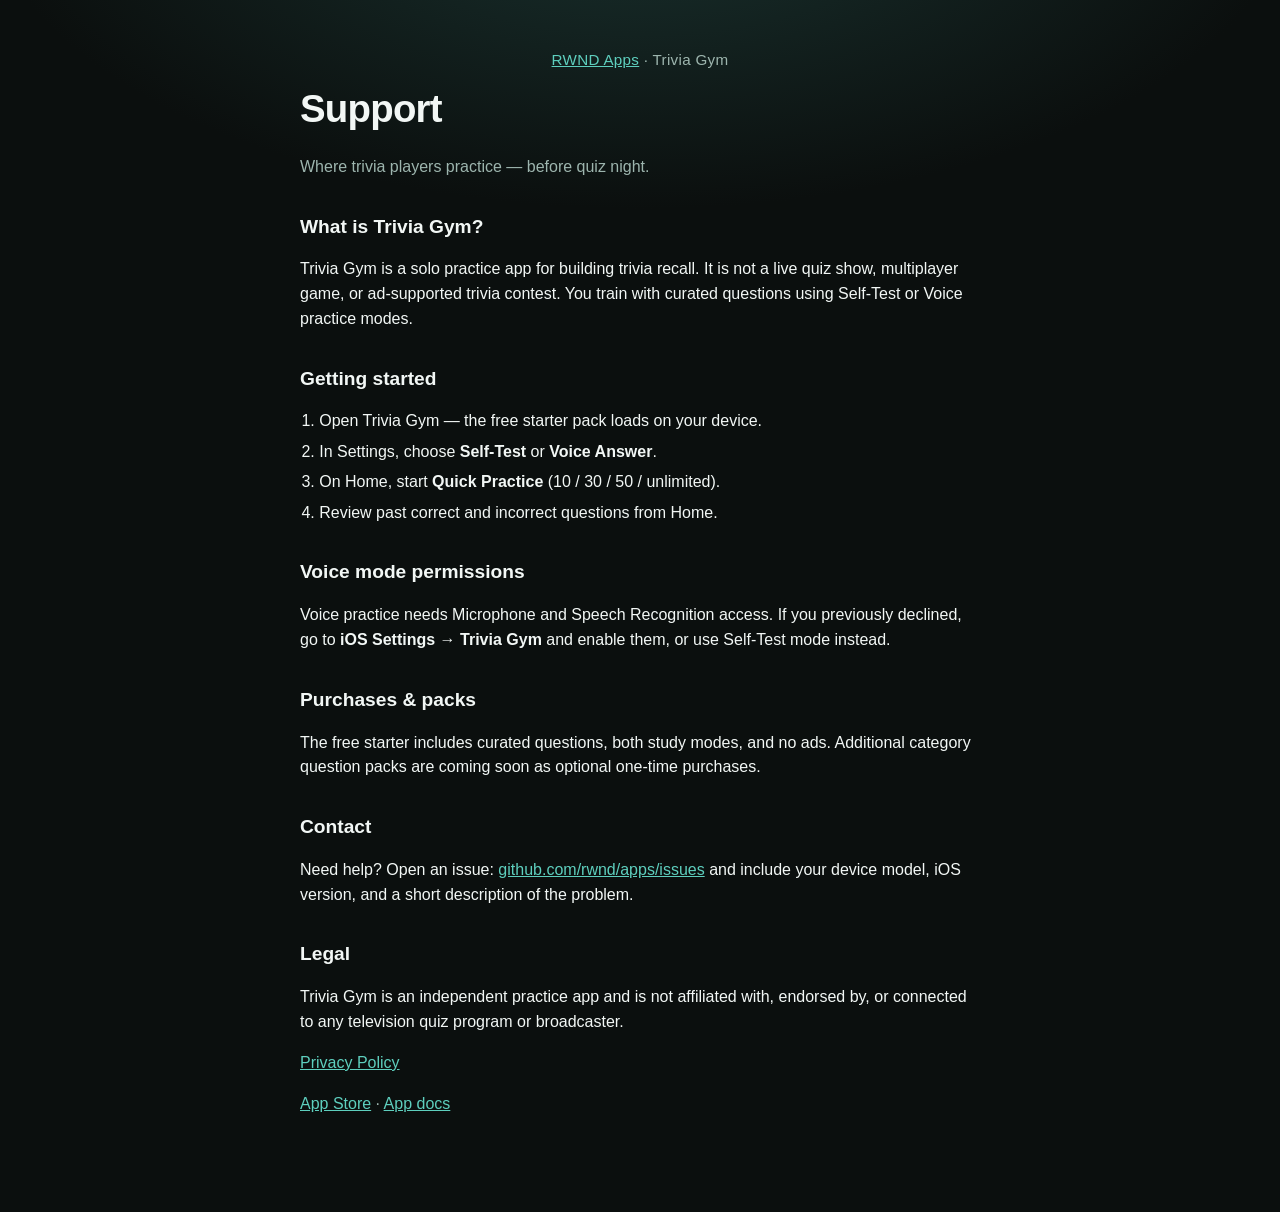
<file: app-trivia-gym/index.html>
<!DOCTYPE html>
<html lang="en">
<head>
  <meta charset="utf-8" />
  <meta http-equiv="refresh" content="0; url=support.html" />
  <title>Trivia Gym</title>
  <link rel="canonical" href="support.html" />
</head>
<body>
  <p><a href="support.html">Trivia Gym Support</a> · <a href="privacy.html">Privacy Policy</a></p>
</body>
</html>
</file>
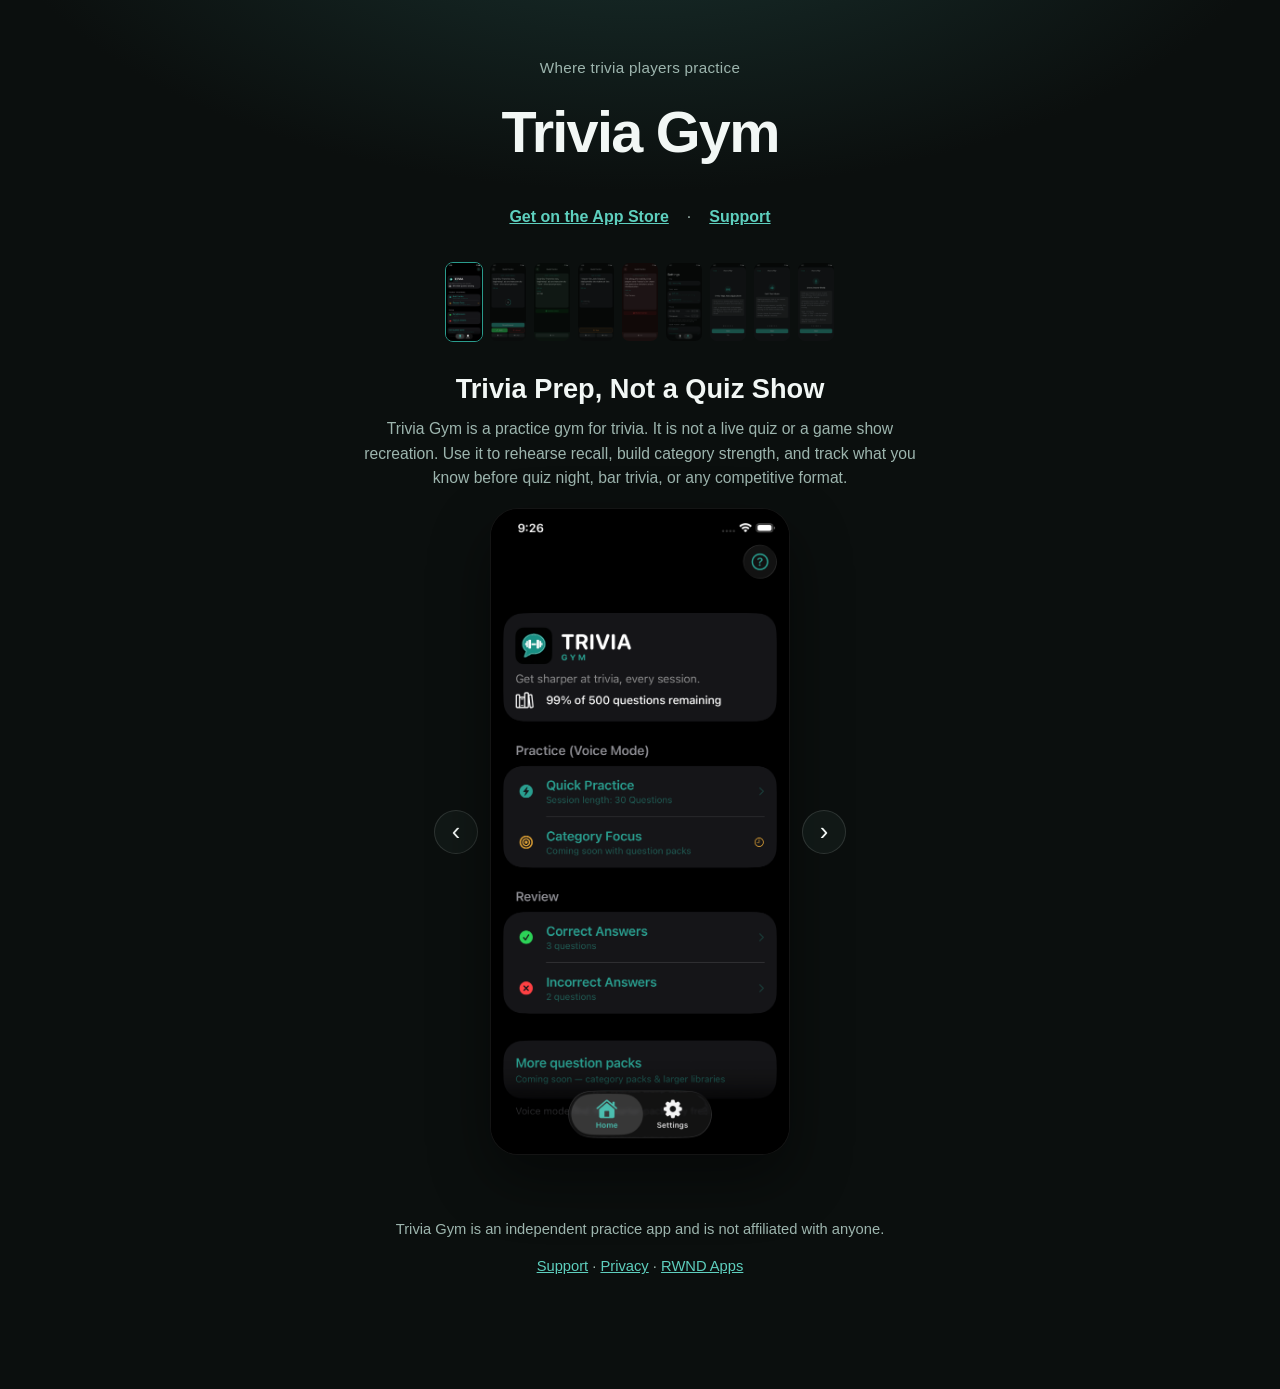
<file: app-trivia-gym/marketing.html>
<!DOCTYPE html>
<html lang="en">
<head>
  <meta charset="utf-8" />
  <meta name="viewport" content="width=device-width, initial-scale=1" />
  <title>Trivia Gym — Practice Before Quiz Night</title>
  <meta name="description" content="Trivia Gym is a practice gym for trivia. Rehearse recall before quiz night, bar trivia, or any competitive format." />
  <link rel="stylesheet" href="styles.css" />
</head>
<body>
  <main class="marketing">
    <header class="hero">
      <p class="eyebrow">Where trivia players practice</p>
      <h1>Trivia Gym</h1>
    </header>

    <p class="cta-row">
      <a class="text-link" href="https://apps.apple.com/search?term=Trivia%20Gym">Get on the App Store</a>
      <span class="cta-sep">·</span>
      <a class="text-link" href="support.html">Support</a>
    </p>

    <section class="carousel" aria-label="App screenshots">
      <div class="thumbs" id="thumbs" role="tablist" aria-label="Choose a screenshot"></div>

      <div class="slide-copy">
        <h2 id="slide-title">Trivia Prep, Not a Quiz Show</h2>
        <p id="slide-body">
          Use it to rehearse recall, build category strength, and track what you know before quiz night, bar trivia, or any competitive format.
        </p>
      </div>

      <div class="carousel-stage">
        <button type="button" class="nav prev" id="prev-btn" aria-label="Previous screenshot">‹</button>
        <figure class="phone main-shot">
          <img id="main-image" src="screenshots/iphone/Trivia%20Gym%20App%20-%20Home.png" alt="" width="390" height="844" />
        </figure>
        <button type="button" class="nav next" id="next-btn" aria-label="Next screenshot">›</button>
      </div>
    </section>
<footer class="marketing-footer">
      <p>Trivia Gym is an independent practice app and is not affiliated with anyone.</p>
      <p class="footer-links">
        <a href="support.html">Support</a>
        ·
        <a href="privacy.html">Privacy</a>
        ·
        <a href="https://github.com/rwnd/apps">RWND Apps</a>
      </p>
    </footer>
  </main>

  <script>
    const slides = [
      {
        src: "screenshots/iphone/Trivia%20Gym%20App%20-%20Home.png",
        alt: "Trivia Gym home screen",
        title: "Trivia Prep, Not a Quiz Show",
        body: "Trivia Gym is a practice gym for trivia. It is not a live quiz or a game show recreation. Use it to rehearse recall, build category strength, and track what you know before quiz night, bar trivia, or any competitive format."
      },
      {
        src: "screenshots/iphone/Trivia%20Gym%20App%20-%20Game%20Self%20Test%20Mode%20Question.png",
        alt: "Self-Test question with category",
        title: "Read the Category First",
        body: "Every question sits under a category title. That title is part of the clue — it frames what kind of answer to look for. Strong players treat the category as information, not decoration."
      },
      {
        src: "screenshots/iphone/Trivia%20Gym%20App%20-%20Game%20Self%20Test%20Mode%20Answer.png",
        alt: "Self-Test answer reveal",
        title: "Self-Test Mode",
        body: "Read the question, think of your answer, then wait for the reveal timer. After the answer appears, mark Got It or Missed. You grade yourself — honest marking is what makes practice useful."
      },
      {
        src: "screenshots/iphone/Trivia%20Gym%20App%20-%20Game%20Voice%20Mode%20Question.png",
        alt: "Voice Answer mode listening",
        title: "Voice Answer Mode",
        body: "Speak your answer out loud. A short pause after you finish talking submits what you said for grading. Thinking out loud is fine — the app uses the question and category to pull your answer out of the transcript before scoring."
      },
      {
        src: "screenshots/iphone/Trivia%20Gym%20App%20-%20Game%20Voice%20Mode%20Answer.png",
        alt: "Voice Answer mode graded",
        title: "Voice Answer Mode",
        body: "Voice commands: “Pass” or “Skip” — skip this question. “Stop” or “End” — end the session. Adjust the pause length in Settings (default 1.5 seconds)."
      },
      {
        src: "screenshots/iphone/Trivia%20Gym%20App%20-%20Settings.png",
        alt: "Trivia Gym settings",
        title: "Timers & Practice Length",
        body: "In Settings you can tune Self-Test reveal delay, Voice pause, Quick Practice length (10, 30, 50, or unlimited), and question pool (hide attempted, repeat misses, or show everything)."
      },
      {
        src: "screenshots/iphone/Trivia%20Gym%20App%20-%20How%20to%20play.png",
        alt: "How to Play",
        title: "Free Tier & Coming Packs",
        body: "The free tier includes 500 starter questions, both study modes, and no ads. Larger category question packs are coming soon as optional one-time purchases — no subscriptions and no ads."
      },
      {
        src: "screenshots/iphone/Trivia%20Gym%20App%20-%20Self%20test%20mode.png",
        alt: "Self-Test mode preference",
        title: "Self-Test Mode",
        body: "Read the question, think of your answer, then wait for the reveal timer. After the answer appears, mark Got It or Missed. You grade yourself — honest marking is what makes practice useful."
      },
      {
        src: "screenshots/iphone/Trivia%20Gym%20App%20-%20Voice%20mode.png",
        alt: "Voice mode preference",
        title: "Voice Answer Mode",
        body: "Speak your answer out loud. A short pause after you finish talking submits what you said for grading. Say “Pass” or “Skip” to skip, or “Stop” or “End” to finish the session."
      }
    ];

    let index = 0;
    let timer = null;
    const AUTO_MS = 5000;

    const mainImage = document.getElementById("main-image");
    const titleEl = document.getElementById("slide-title");
    const bodyEl = document.getElementById("slide-body");
    const thumbs = document.getElementById("thumbs");

    function renderThumbs() {
      thumbs.innerHTML = "";
      slides.forEach((slide, i) => {
        const btn = document.createElement("button");
        btn.type = "button";
        btn.className = "thumb" + (i === index ? " active" : "");
        btn.setAttribute("role", "tab");
        btn.setAttribute("aria-selected", i === index ? "true" : "false");
        btn.setAttribute("aria-label", slide.title);
        btn.innerHTML = `<img src="${slide.src}" alt="" />`;
        btn.addEventListener("click", () => {
          show(i);
          restartAuto();
        });
        thumbs.appendChild(btn);
      });
    }

    function show(i) {
      index = (i + slides.length) % slides.length;
      const slide = slides[index];
      mainImage.src = slide.src;
      mainImage.alt = slide.alt;
      titleEl.textContent = slide.title;
      bodyEl.textContent = slide.body;
      renderThumbs();
    }

    function restartAuto() {
      if (timer) clearInterval(timer);
      timer = setInterval(() => show(index + 1), AUTO_MS);
    }

    document.getElementById("prev-btn").addEventListener("click", () => {
      show(index - 1);
      restartAuto();
    });
    document.getElementById("next-btn").addEventListener("click", () => {
      show(index + 1);
      restartAuto();
    });
    document.addEventListener("keydown", (e) => {
      if (e.key === "ArrowLeft") {
        show(index - 1);
        restartAuto();
      }
      if (e.key === "ArrowRight") {
        show(index + 1);
        restartAuto();
      }
    });

    show(0);
    restartAuto();
  </script>
</body>
</html>
</file>
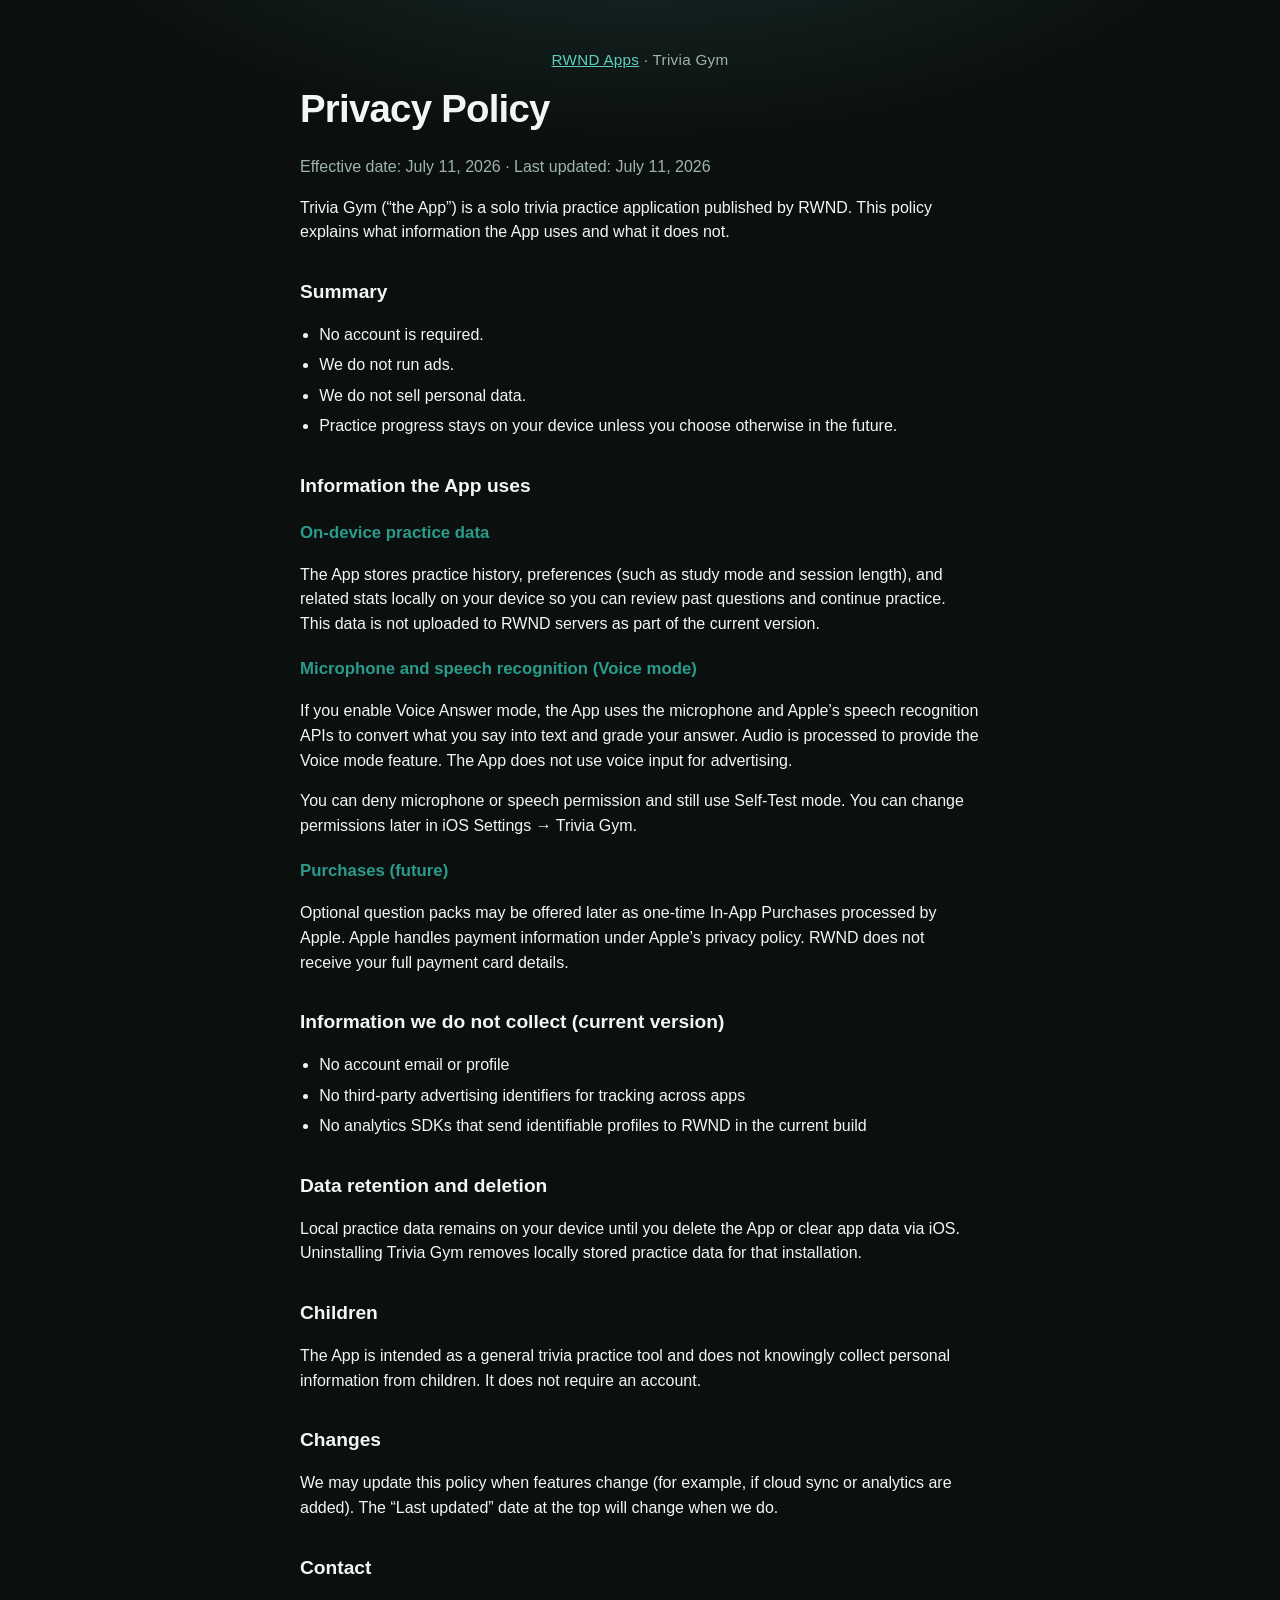
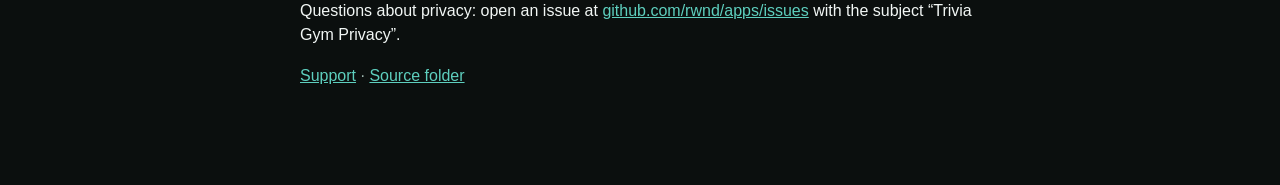
<file: app-trivia-gym/privacy.html>
<!DOCTYPE html>
<html lang="en">
<head>
  <meta charset="utf-8" />
  <meta name="viewport" content="width=device-width, initial-scale=1" />
  <title>Privacy Policy — Trivia Gym</title>
  <link rel="stylesheet" href="styles.css" />
</head>
<body>
  <main class="page">
    <p class="eyebrow"><a href="https://github.com/rwnd/apps">RWND Apps</a> · Trivia Gym</p>
    <h1>Privacy Policy</h1>
    <p class="meta">Effective date: July 11, 2026 · Last updated: July 11, 2026</p>

    <p>
      Trivia Gym (“the App”) is a solo trivia practice application published by RWND.
      This policy explains what information the App uses and what it does not.
    </p>

    <h2>Summary</h2>
    <ul>
      <li>No account is required.</li>
      <li>We do not run ads.</li>
      <li>We do not sell personal data.</li>
      <li>Practice progress stays on your device unless you choose otherwise in the future.</li>
    </ul>

    <h2>Information the App uses</h2>
    <h3>On-device practice data</h3>
    <p>
      The App stores practice history, preferences (such as study mode and session length),
      and related stats locally on your device so you can review past questions and continue practice.
      This data is not uploaded to RWND servers as part of the current version.
    </p>

    <h3>Microphone and speech recognition (Voice mode)</h3>
    <p>
      If you enable Voice Answer mode, the App uses the microphone and Apple’s speech recognition
      APIs to convert what you say into text and grade your answer. Audio is processed to provide
      the Voice mode feature. The App does not use voice input for advertising.
    </p>
    <p>
      You can deny microphone or speech permission and still use Self-Test mode.
      You can change permissions later in iOS Settings → Trivia Gym.
    </p>

    <h3>Purchases (future)</h3>
    <p>
      Optional question packs may be offered later as one-time In-App Purchases processed by Apple.
      Apple handles payment information under Apple’s privacy policy. RWND does not receive your full
      payment card details.
    </p>

    <h2>Information we do not collect (current version)</h2>
    <ul>
      <li>No account email or profile</li>
      <li>No third-party advertising identifiers for tracking across apps</li>
      <li>No analytics SDKs that send identifiable profiles to RWND in the current build</li>
    </ul>

    <h2>Data retention and deletion</h2>
    <p>
      Local practice data remains on your device until you delete the App or clear app data via iOS.
      Uninstalling Trivia Gym removes locally stored practice data for that installation.
    </p>

    <h2>Children</h2>
    <p>
      The App is intended as a general trivia practice tool and does not knowingly collect personal
      information from children. It does not require an account.
    </p>

    <h2>Changes</h2>
    <p>
      We may update this policy when features change (for example, if cloud sync or analytics are added).
      The “Last updated” date at the top will change when we do.
    </p>

    <h2>Contact</h2>
    <p>
      Questions about privacy:
      open an issue at
      <a href="https://github.com/rwnd/apps/issues">github.com/rwnd/apps/issues</a>
      with the subject “Trivia Gym Privacy”.
    </p>

    <p class="footer-links">
      <a href="support.html">Support</a>
      ·
      <a href="https://github.com/rwnd/apps/tree/main/app-trivia-gym">Source folder</a>
    </p>
  </main>
</body>
</html>
</file>
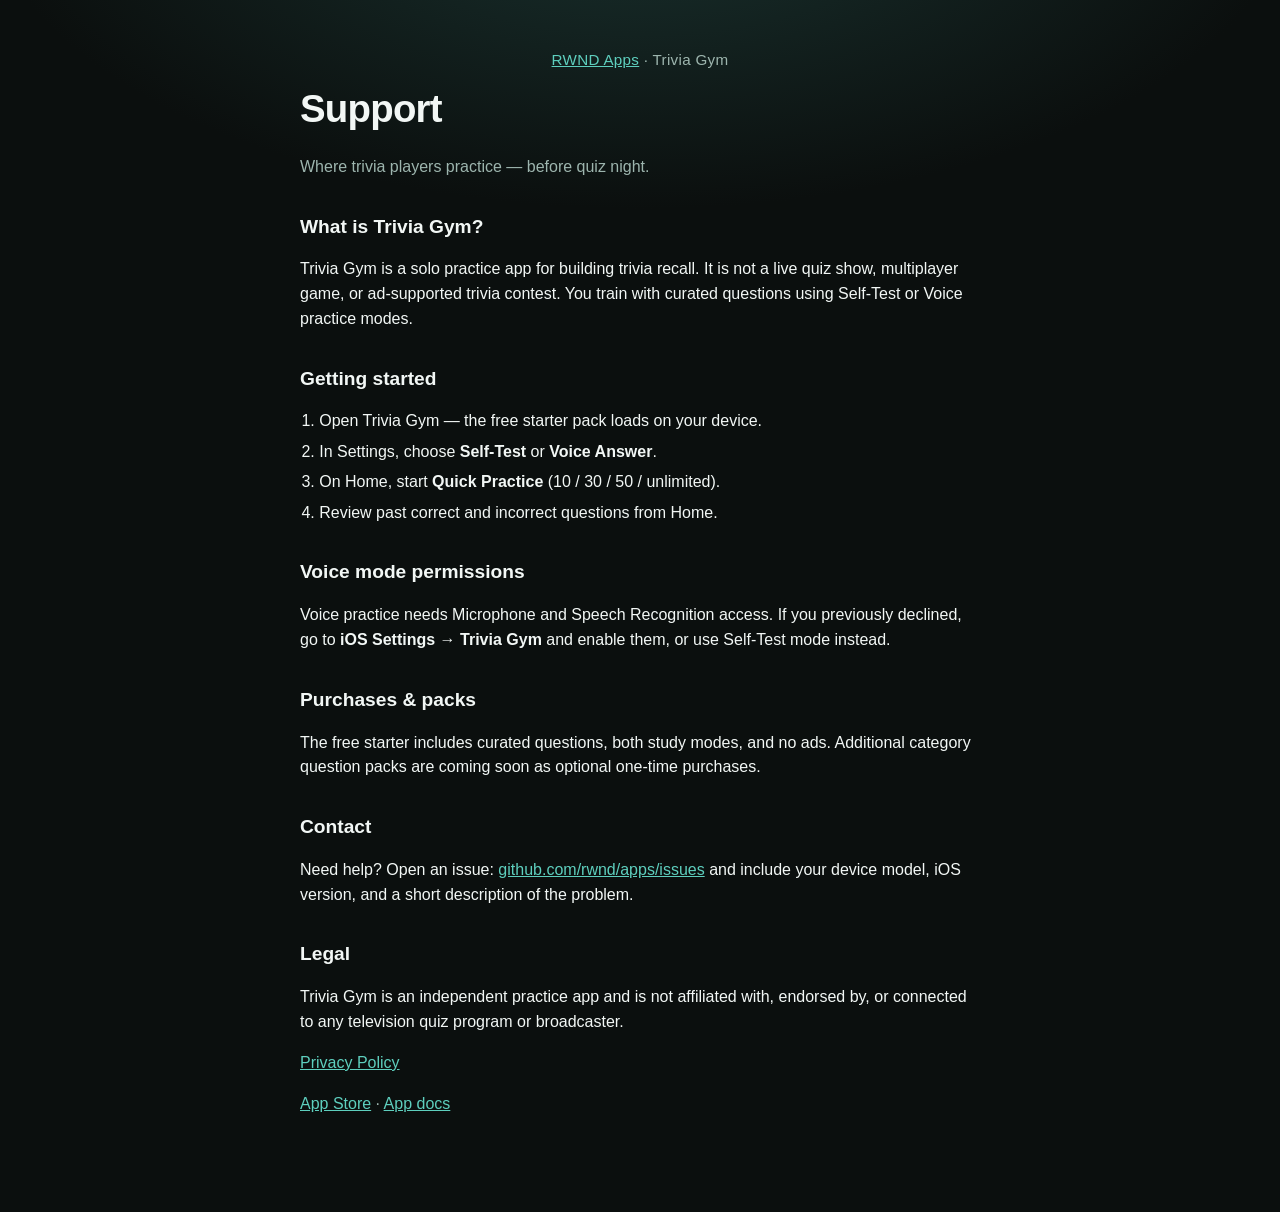
<file: app-trivia-gym/support.html>
<!DOCTYPE html>
<html lang="en">
<head>
  <meta charset="utf-8" />
  <meta name="viewport" content="width=device-width, initial-scale=1" />
  <title>Support — Trivia Gym</title>
  <link rel="stylesheet" href="styles.css" />
</head>
<body>
  <main class="page">
    <p class="eyebrow"><a href="https://github.com/rwnd/apps">RWND Apps</a> · Trivia Gym</p>
    <h1>Support</h1>
    <p class="meta">Where trivia players practice — before quiz night.</p>

    <h2>What is Trivia Gym?</h2>
    <p>
      Trivia Gym is a solo practice app for building trivia recall. It is not a live quiz show,
      multiplayer game, or ad-supported trivia contest. You train with curated questions using
      Self-Test or Voice practice modes.
    </p>

    <h2>Getting started</h2>
    <ol>
      <li>Open Trivia Gym — the free starter pack loads on your device.</li>
      <li>In Settings, choose <strong>Self-Test</strong> or <strong>Voice Answer</strong>.</li>
      <li>On Home, start <strong>Quick Practice</strong> (10 / 30 / 50 / unlimited).</li>
      <li>Review past correct and incorrect questions from Home.</li>
    </ol>

    <h2>Voice mode permissions</h2>
    <p>
      Voice practice needs Microphone and Speech Recognition access. If you previously declined,
      go to <strong>iOS Settings → Trivia Gym</strong> and enable them, or use Self-Test mode instead.
    </p>

    <h2>Purchases &amp; packs</h2>
    <p>
      The free starter includes curated questions, both study modes, and no ads.
      Additional category question packs are coming soon as optional one-time purchases.
    </p>

    <h2>Contact</h2>
    <p>
      Need help? Open an issue:
      <a href="https://github.com/rwnd/apps/issues">github.com/rwnd/apps/issues</a>
      and include your device model, iOS version, and a short description of the problem.
    </p>

    <h2>Legal</h2>
    <p>
      Trivia Gym is an independent practice app and is not affiliated with, endorsed by, or
      connected to any television quiz program or broadcaster.
    </p>
    <p><a href="privacy.html">Privacy Policy</a></p>

    <p class="footer-links">
      <a href="https://apps.apple.com">App Store</a>
      ·
      <a href="https://github.com/rwnd/apps/tree/main/app-trivia-gym">App docs</a>
    </p>
  </main>
</body>
</html>
</file>
<file: app-trivia-gym/styles.css>
:root {
  color-scheme: light dark;
  --bg: #0b0f0e;
  --card: #121a18;
  --text: #f2f7f5;
  --muted: #9db5ae;
  --accent: #2a9b8c;
  --link: #5ecfbe;
}

* { box-sizing: border-box; }

body {
  margin: 0;
  min-height: 100vh;
  font-family: -apple-system, BlinkMacSystemFont, "Segoe UI", Roboto, Helvetica, Arial, sans-serif;
  background: radial-gradient(1200px 600px at 50% -10%, #1a3330 0%, var(--bg) 55%);
  color: var(--text);
  line-height: 1.55;
}

.page {
  max-width: 720px;
  margin: 0 auto;
  padding: 48px 20px 80px;
}

.eyebrow {
  color: var(--muted);
  font-size: 0.95rem;
  letter-spacing: 0.02em;
  text-align: center;
  margin: 0;
}

h1 {
  font-size: clamp(1.8rem, 4vw, 2.4rem);
  margin: 0.2em 0 0.3em;
  letter-spacing: -0.02em;
}

h2 {
  margin-top: 2rem;
  font-size: 1.2rem;
}

h3 {
  margin-top: 1.2rem;
  font-size: 1.05rem;
  color: var(--accent);
}

.meta, .footer-links {
  color: var(--muted);
}

a { color: var(--link); }

ul, ol { padding-left: 1.2rem; }

li { margin: 0.35rem 0; }

.marketing {
  width: min(880px, 100%);
  margin: 0 auto;
  padding: 56px 20px 96px;
  display: flex;
  flex-direction: column;
  align-items: center;
  text-align: center;
}

.hero {
  margin-bottom: 12px;
  width: 100%;
  max-width: 640px;
  margin: 0 auto 28px;
}

.hero h1 {
  font-size: clamp(2.4rem, 6vw, 3.6rem);
  font-weight: 800;
  letter-spacing: -0.03em;
  margin: 0.15em 0 0;
}

.cta-row {
  display: flex;
  gap: 16px;
  justify-content: center;
  align-items: center;
  flex-wrap: wrap;
  margin: 28px 0 0;
}

.btn {
  display: inline-block;
  background: var(--accent);
  color: #04110e !important;
  text-decoration: none;
  font-weight: 700;
  padding: 12px 18px;
  border-radius: 12px;
}

.text-link { font-weight: 600; }

.carousel {
  width: 100%;
  display: flex;
  flex-direction: column;
  align-items: center;
  gap: 18px;
}

.slide-copy {
  max-width: 36rem;
  margin: 0 auto;
  min-height: 5.5rem;
}

.slide-copy h2 {
  margin: 0 0 0.45rem;
  font-size: clamp(1.35rem, 3vw, 1.7rem);
}

.slide-copy p {
  margin: 0;
  color: var(--muted);
  font-size: 0.98rem;
}

.carousel-stage {
  display: flex;
  align-items: center;
  justify-content: center;
  gap: 12px;
  width: 100%;
}

.nav {
  flex: 0 0 auto;
  width: 44px;
  height: 44px;
  border-radius: 999px;
  border: 1px solid rgba(255,255,255,0.12);
  background: rgba(18, 26, 24, 0.9);
  color: var(--text);
  font-size: 1.6rem;
  line-height: 1;
  cursor: pointer;
}

.nav:hover { border-color: var(--accent); color: var(--accent); }

.phone {
  margin: 0;
}

.phone.main-shot img {
  width: min(300px, 70vw);
  height: auto;
  border-radius: 28px;
  box-shadow: 0 24px 60px rgba(0, 0, 0, 0.45);
  border: 1px solid rgba(255, 255, 255, 0.08);
  display: block;
  background: #000;
}

.thumbs {
  display: flex;
  flex-wrap: nowrap;
  justify-content: center;
  gap: 6px;
  max-width: 100%;
  overflow-x: auto;
  padding: 4px 2px 8px;
  -webkit-overflow-scrolling: touch;
}

.thumb {
  padding: 0;
  border: 1.5px solid transparent;
  border-radius: 8px;
  overflow: hidden;
  background: transparent;
  cursor: pointer;
  opacity: 0.45;
  flex: 0 0 auto;
  transition: opacity 0.15s ease, border-color 0.15s ease;
}

.thumb img {
  display: block;
  width: 36px;
  height: auto;
}

.thumb:hover { opacity: 0.8; }

.thumb.active {
  opacity: 1;
  border-color: var(--accent);
}

.marketing-footer {
  text-align: center;
  color: var(--muted);
  font-size: 0.92rem;
  margin-top: 48px;
  width: 100%;
}

@media (max-width: 520px) {
  .nav { display: none; }
  .thumb img { width: 32px; }
}

.cta-sep {
  color: var(--muted);
  margin: 0 2px;
}

.cta-row {
  margin: 0 0 28px;
}
</file>
